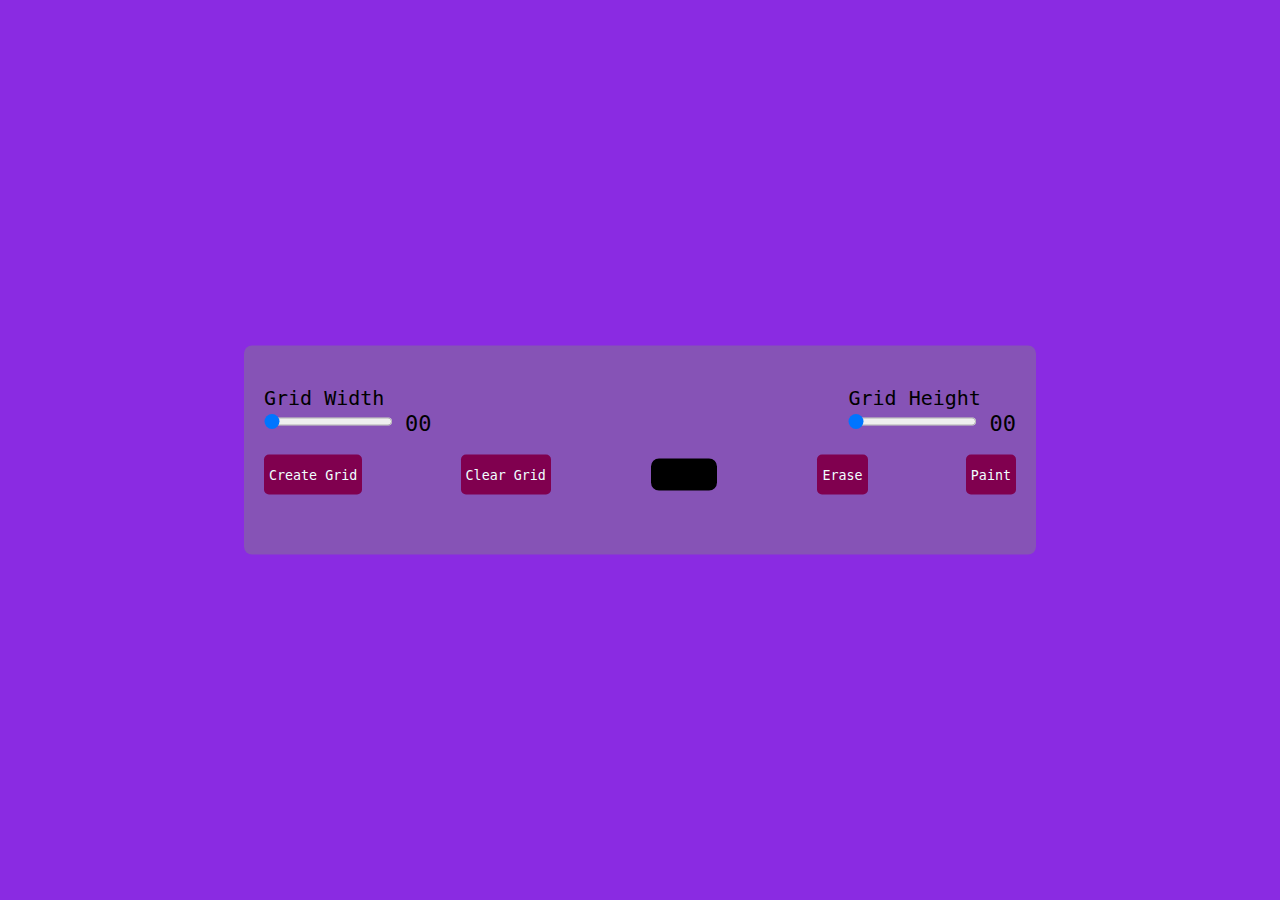
<file: #1 - Pixel_art_Geneartor/index.html>
<!DOCTYPE html>
<html lang="en">

<head>
    <meta charset="UTF-8">
    <meta http-equiv="X-UA-Compatible" content="IE=edge">
    <meta name="viewport" content="width=device-width, initial-scale=1.0">
    <link rel="stylesheet" href="style.css">
    <title>#1 - Pixel Art Generator | AsmrProg</title>
</head>

<body>

    <div class="wrapper">
        <div class="options">
            <div class="opt-wrapper">
                <div class="slider">
                    <label for="width-range">Grid Width</label>
                    <input type="range" id="width-range" min="1" max="35">
                    <span id="width-value">00</span>
                </div>
                <div class="slider">
                    <label for="height-range">Grid Height</label>
                    <input type="range" id="height-range" min="1" max="35">
                    <span id="height-value">00</span>
                </div>
            </div>

            <div class="opt-wrapper">
                <button id="submit-grid">Create Grid</button>
                <button id="clear-grid">Clear Grid</button>
                <input type="color" id="color-input">
                <button id="erase-btn">Erase</button>
                <button id="paint-btn">Paint</button>
            </div>

        </div>
        <div class="container"></div>
    </div>




    <script src="index.js"></script>
</body>

</html>
</file>
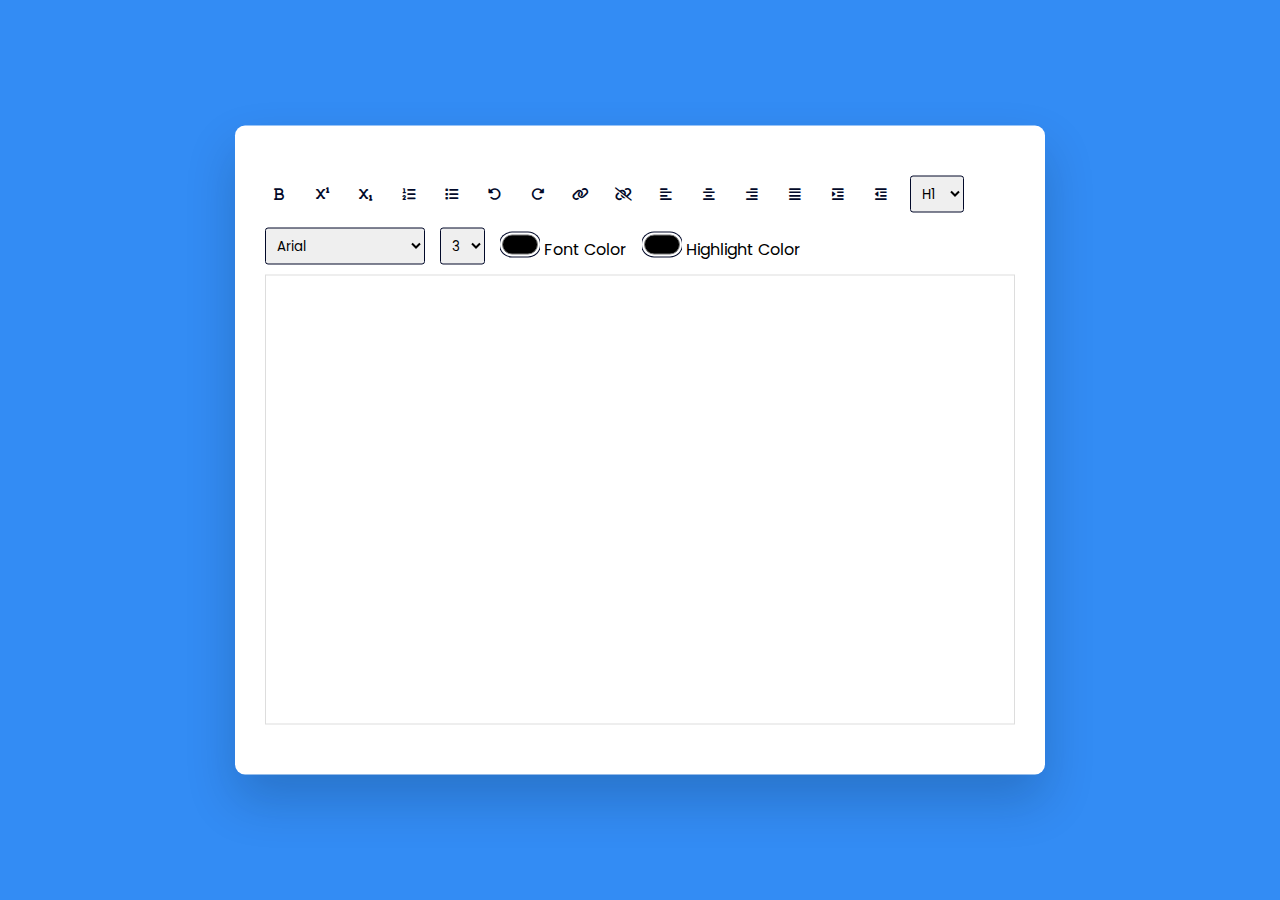
<file: #2 - Text editor/index.html>
<!DOCTYPE html>
<html lang="en">

<head>
    <meta charset="UTF-8">
    <meta http-equiv="X-UA-Compatible" content="IE=edge">
    <meta name="viewport" content="width=device-width, initial-scale=1.0">
    <link rel="stylesheet" href="https://cdnjs.cloudflare.com/ajax/libs/font-awesome/6.2.1/css/all.min.css">
    <link rel="stylesheet" href="style.css">
    <title>#2 - Online Text Editor | AsmrProg</title>
</head>

<body>

    <div class="container">
        <div class="options">
            <button id="bold" class="option-button format">
                <i class="fa-solid fa-bold"></i>
            </button>

            <button id="superscript" class="option-button script">
                <i class="fa-solid fa-superscript"></i>
            </button>

            <button id="subscript" class="option-button script">
                <i class="fa-solid fa-subscript"></i>
            </button>

            <button id="insertOrderedList" class="option-button">
                <div class="fa-solid fa-list-ol"></div>
            </button>

            <button id="insertUnorderedList" class="option-button">
                <i class="fa-solid fa-list"></i>
            </button>

            <button id="undo" class="option-button">
                <i class="fa-solid fa-rotate-left"></i>
            </button>

            <button id="redo" class="option-button">
                <i class="fa-solid fa-rotate-right"></i>
            </button>

            <button id="createLink" class="adv-option-button">
                <i class="fa fa-link"></i>
            </button>

            <button id="unlink" class="option-button">
                <i class="fa fa-unlink"></i>
            </button>

            <button id="justifyLeft" class="option-button align">
                <i class="fa-solid fa-align-left"></i>
            </button>

            <button id="justifyCenter" class="option-button align">
                <i class="fa-solid fa-align-center"></i>
            </button>

            <button id="justifyRight" class="option-button align">
                <i class="fa-solid fa-align-right"></i>
            </button>

            <button id="justifyFull" class="option-button align">
                <i class="fa-solid fa-align-justify"></i>
            </button>

            <button id="indent" class="option-button spacing">
                <i class="fa-solid fa-indent"></i>
            </button>

            <button id="outdent" class="option-button spacing">
                <i class="fa-solid fa-outdent"></i>
            </button>

            <select id="formatBlock" class="adv-option-button">
                <option value="H1">H1</option>
                <option value="H2">H2</option>
                <option value="H3">H3</option>
                <option value="H4">H4</option>
                <option value="H5">H5</option>
                <option value="H6">H6</option>
            </select>

            <select id="fontName" class="adv-option-button"></select>
            <select id="fontSize" class="adv-option-button"></select>

            <div class="input-wrapper">
                <input type="color" id="foreColor" class="adv-option-button">
                <label for="foreColor">Font Color</label>
            </div>

            <div class="input-wrapper">
                <input type="color" id="backColor" class="adv-option-button">
                <label for="backColor">Highlight Color</label>
            </div>

        </div>

        <div id="text-input" contenteditable="true"></div>
    </div>

    <script src="script.js"></script>
    
</body>
</html>
</file>
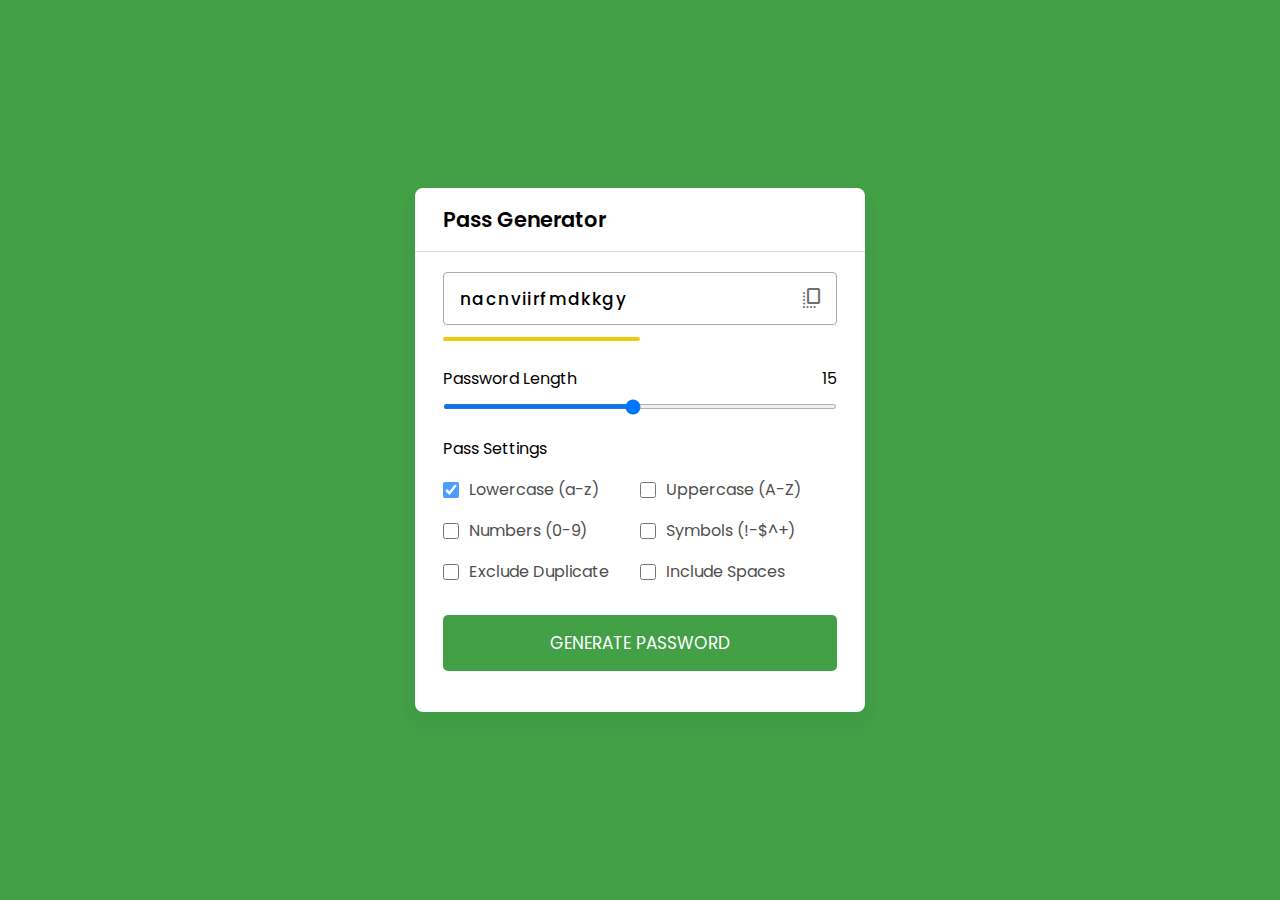
<file: #3 - Password Generator/index.html>
<!DOCTYPE html>
<html lang="en">

<head>
    <meta charset="UTF-8">
    <meta http-equiv="X-UA-Compatible" content="IE=edge">
    <meta name="viewport" content="width=device-width, initial-scale=1.0">
    <link href="https://fonts.googleapis.com/css2?family=Material+Symbols+Rounded" rel="stylesheet" />
    <link rel="stylesheet" href="style.css">
    <title>#3 - Pass Generator | AsmrProg</title>
</head>

<body>

    <div class="container">
        <h2>Pass Generator</h2>
        <div class="wrapper">
            <div class="input-box">
                <input type="text" disabled>
                <span class="material-symbols-rounded">copy_all</span>
            </div>
            <div class="pass-indicator"></div>
            <div class="pass-length">
                <div class="details">
                    <label class="title">Password Length</label>
                    <span></span>
                </div>
                <input type="range" min="1" max="30" value="15" step="1">
            </div>

            <div class="pass-settings">
                <label class="title">Pass Settings</label>
                <ul class="options">
                    <li class="option">
                        <input type="checkbox" id="lowercase" checked>
                        <label for="lowercase">Lowercase (a-z)</label>
                    </li>
                    <li class="option">
                        <input type="checkbox" id="uppercase">
                        <label for="uppercase">Uppercase (A-Z)</label>
                    </li>
                    <li class="option">
                        <input type="checkbox" id="numbers">
                        <label for="numbers">Numbers (0-9)</label>
                    </li>
                    <li class="option">
                        <input type="checkbox" id="symbols">
                        <label for="symbols">Symbols (!-$^+)</label>
                    </li>
                    <li class="option">
                        <input type="checkbox" id="exc-duplicate">
                        <label for="exc-duplicate">Exclude Duplicate</label>
                    </li>
                    <li class="option">
                        <input type="checkbox" id="spaces">
                        <label for="spaces">Include Spaces</label>
                    </li>
                </ul>
            </div>



            <button class="generate-btn">Generate Password</button>

        </div>
    </div>




    <script src="script.js"></script>
</body>

</html>
</file>
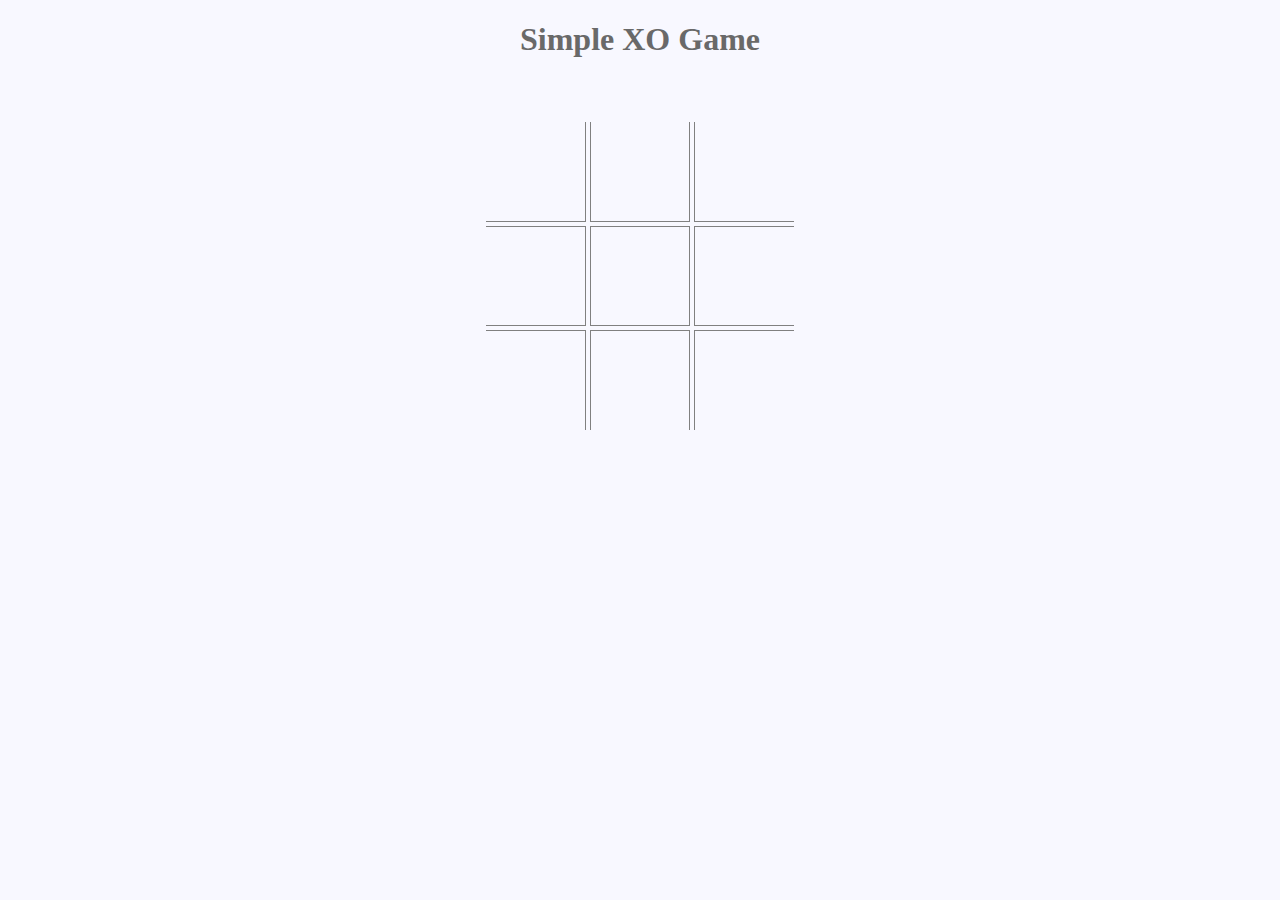
<file: #6 - Simple XO Game/index.html>
<!DOCTYPE html>
<html lang="en">

<head>
    <meta charset="UTF-8">
    <meta http-equiv="X-UA-Compatible" content="IE=edge">
    <meta name="viewport" content="width=device-width, initial-scale=1.0">
    <link rel="stylesheet" href="style.css">
    <title>Day #6 - XO Game | AsmrProg</title>
</head>

<body>
    <h1>Simple XO Game</h1>
    <div id="container">
        <div class="block">
            <div id="box1" class="box top left">
                <span data-player="none" onclick="play(this)">&nbsp;</span>
            </div>
            <div id="box2" class="box top">
                <span data-player="none" onclick="play(this)">&nbsp;</span>
            </div>
            <div id="box3" class="box top right">
                <span data-player="none" onclick="play(this)">&nbsp;</span>
            </div>
        </div>
        <div class="block">
            <div id="box4" class="box left">
                <span data-player="none" onclick="play(this)">&nbsp;</span>
            </div>
            <div id="box5" class="box">
                <span data-player="none" onclick="play(this)">&nbsp;</span>
            </div>
            <div id="box6" class="box right">
                <span data-player="none" onclick="play(this)">&nbsp;</span>
            </div>
        </div>
        <div class="block">
            <div id="box7" class="box bottom left">
                <span data-player="none" onclick="play(this)">&nbsp;</span>
            </div>
            <div id="box8" class="box bottom">
                <span data-player="none" onclick="play(this)">&nbsp;</span>
            </div>
            <div id="box9" class="box bottom right">
                <span data-player="none" onclick="play(this)">&nbsp;</span>
            </div>
        </div>
    </div>

    <script src="index.js"></script>
</body>

</html>
</file>
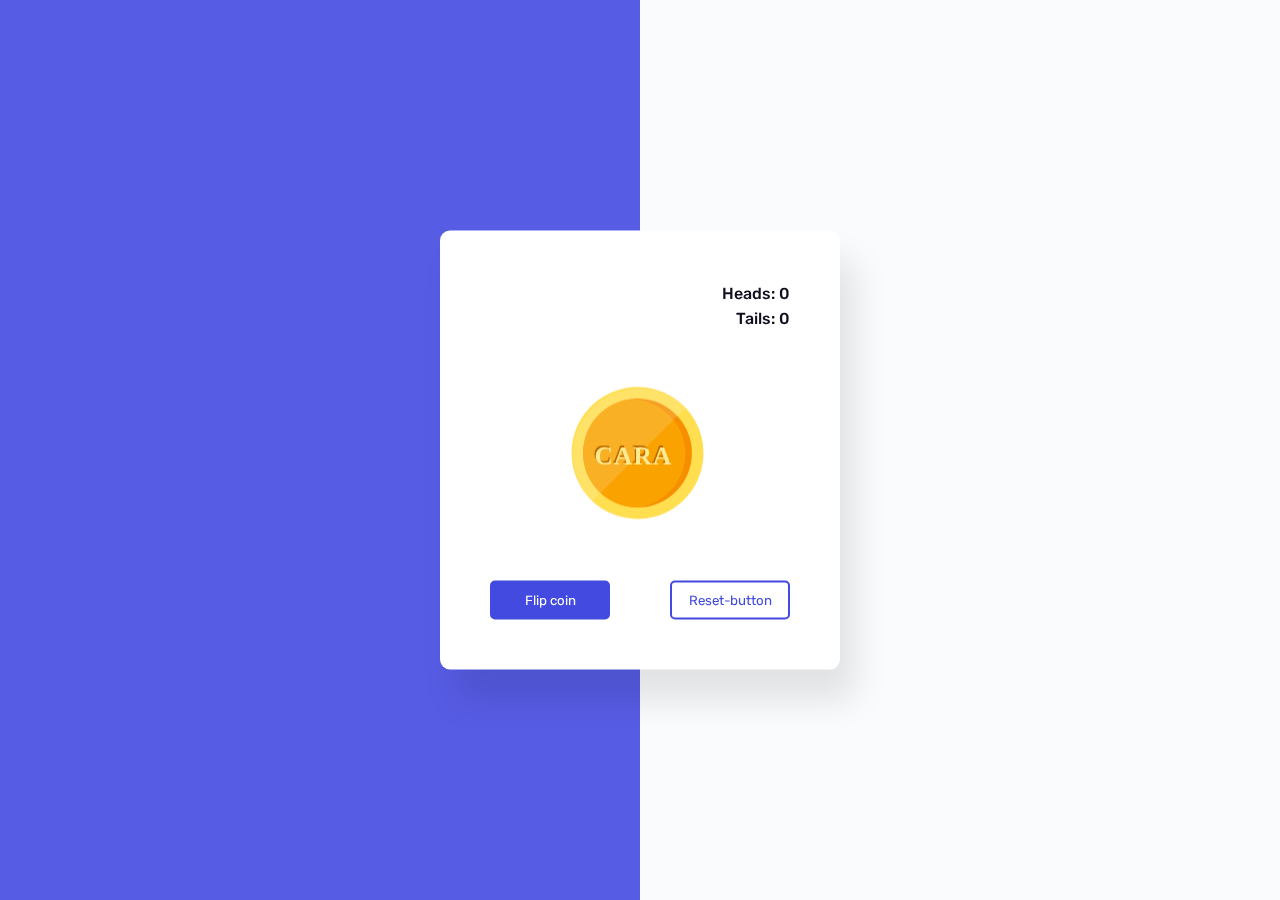
<file: #7 - Flip Coin Game/index.html>
<!DOCTYPE html>
<html lang="en">
<head>
    <meta charset="UTF-8">
    <meta name="viewport" content="width=device-width, initial-scale=1.0">
    <link rel="stylesheet" href="style.css">
    <title>Day #7 - Flip Coin Game | AsmrProg</title>
</head>
<body>
    
    <div class="container">
        <div class="stats">
            <p id="heads-count">Heads: 0</p>
            <p id="tails-count">Tails: 0</p>
        </div>
        <div class="coin" id="coin">
            <div class="heads">
                <img src="cara.svg" >
            </div>
            <div class="tails">
                <img src="cruz.svg" >
            </div>
        </div>
        <div class="buttons">
            <button id="flip-button">
                Flip coin
            </button>
            <button id="reset-button">
                Reset-button
            </button>
        </div>
    </div>

    <script src="index.js"></script>
</body>
</html>
</file>
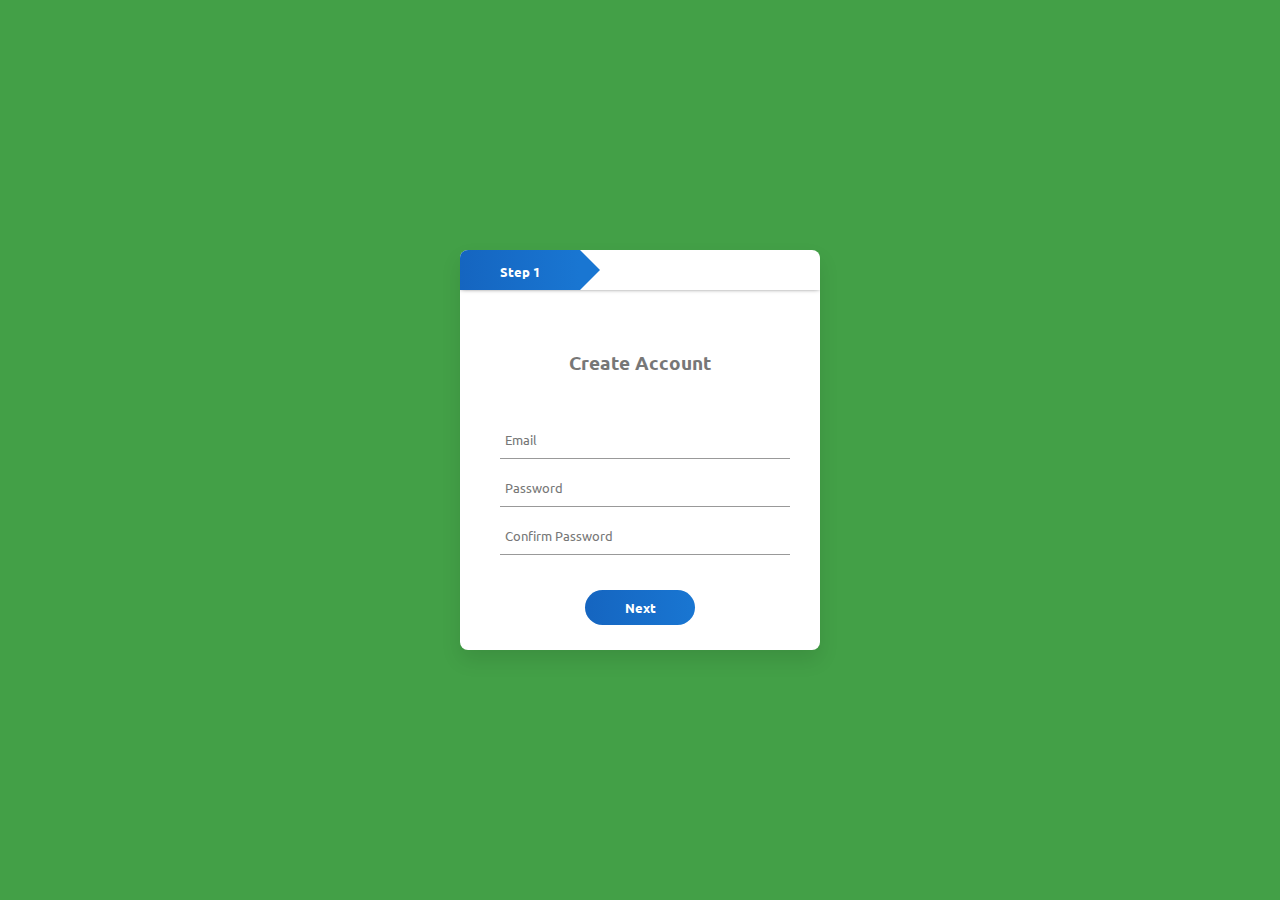
<file: #8 - Multi Step Form/index.html>
<!DOCTYPE html>
<html lang="en">

<head>
    <meta charset="UTF-8">
    <meta http-equiv="X-UA-Compatible" content="IE=edge">
    <meta name="viewport" content="width=device-width, initial-scale=1.0">
    <link rel="stylesheet" href="style.css">
    <title>Day #8 - Multi Step Form | AsmrProg</title>
</head>

<body>

    <div class="container">
        <form id="form1">
            <h3>Create Account</h3>
            <input type="text" placeholder="Email" required>
            <input type="password" placeholder="Password" required>
            <input type="password" placeholder="Confirm Password" required>

            <div class="btn-box">
                <button type="button" id="next1">Next</button>
            </div>

        </form>
        <form id="form2">
            <h3>Social Links</h3>
            <input type="text" placeholder="Instagram">
            <input type="text" placeholder="Github">
            <input type="text" placeholder="Twitter">


            <div class="btn-box">
                <button type="button" id="back1">Back</button>
                <button type="button" id="next2">Next</button>
            </div>

        </form>
        <form id="form3">
            <h3>Personal Info</h3>
            <input type="text" placeholder="First Name" required>
            <input type="text" placeholder="Last Name" required>
            <input type="text" placeholder="Phone Num" required>


            <div class="btn-box">
                <button type="button" id="back2">Back</button>
                <button type="button" id="submit">Submit</button>
            </div>

        </form>

        <div class="step-row">
            <div id="progress"></div>
            <div class="step-col"><small>Step 1</small></div>
            <div class="step-col"><small>Step 2</small></div>
            <div class="step-col"><small>Step 3</small></div>

        </div>

    </div>

    <script src="index.js"></script>
</body>

</html>
</file>
<file: #1 - Pixel_art_Geneartor/style.css>
*{
    padding: 0;
    margin: 0;
    box-sizing: border-box;
    font-family: monospace;
}

body{
    background-color: blueviolet;
}

.slider{
    color: #000;
    font-size: 20px;
}

.wrapper{
    background-color: #8653b6;
    width: 88vmin;
    position: absolute;
    transform: translate(-50%, -50%);
    top: 50%;
    left: 50%;
    padding: 40px 20px;
    border-radius: 8px;
}

label{
    display: block;
}

span{
    position: relative;
    font-size: 22px;
    bottom: -1px;
}

.opt-wrapper{
    display: flex;
    justify-content: space-between;
    margin-bottom: 20px;
    gap: 10px;
}

button{
    background-color: rgb(128, 0, 79);
    border: none;
    border-radius: 5px;
    padding: 5px;
    color: azure;
}

input[type="color"] {
    -webkit-appearance: none;
    -moz-appearance: none;
    appearance: none;
    background-color: transparent;
    width: 70px;
    height: 40px;
    border: none;
    cursor: pointer;
}

input[type="color"]::-webkit-color-swatch{
    border-radius: 8px;
    border: 4px solid #000;
}

input[type="color"]::-moz-color-swatch{
    border-radius: 8px;
    border: 4px solid #000;
}

.gridCol{
    height: 1em;
    width: 1em;
    border: 1px solid #ddd;
}

.gridRow{
    display: flex;
}

@media only screen and (max-wifth: 768px){
    .gridCol{
        height: 0.8em;
        width: 0.8em;
    }
}
</file>
<file: #2 - Text editor/style.css>
@import url('https://fonts.googleapis.com/css2?family=Poppins:wght@300;400;500;600;700&display=swap');

*{
    padding: 0;
    margin: 0;
    box-sizing: border-box;
}

body{
    background-color: #338cf4;
}

.container{
    background-color: #fff;
    width: 90vmin;
    padding: 50px 30px;
    position: absolute;
    transform: translate(-50%, -50%);
    left: 50%;
    top: 50%;
    border-radius: 10px;
    box-shadow: 0 25px 50px rgba(7, 20, 35, 0.2);
}

.options{
    display: flex;
    flex-wrap: wrap;
    align-items: center;
    gap: 15px;
}

button{
    width: 28px;
    height: 28px;
    display: grid;
    place-items: center;
    border-radius: 3px;
    border: none;
    background-color: #fff;
    outline: none;
    color: #020929;
    cursor: pointer;
}

select{
    padding: 7px;
    border: 1px solid #020929;
    border-radius: 3px;
    cursor: pointer;
}

.options label,
.options select{
    font-family: 'Poppins', sans-serif;
}

input[type="color"]{
    -webkit-appearance: none;
    -moz-appearance: none;
    appearance: none;
    background-color: transparent;
    width: 40px;
    height: 28px;
    border: none;
    cursor: pointer;
}

input[type="color"]::-webkit-color-swatch{
    border-radius: 15px;
    box-shadow: 0 0 0 2px #fff, 0 0 0 3px #020929;
}

input[type="color"]::-moz-color-swatch{
    border-radius: 15px;
    box-shadow: 0 0 0 2px #fff, 0 0 0 3px #020929;
}

#text-input{
    margin-top: 10px;
    border: 1px solid #ddd;
    padding: 20px;
    height: 50vh;
}

.active{
    background-color: #e0e9ff;
}
</file>
<file: #3 - Password Generator/style.css>
@import url('https://fonts.googleapis.com/css2?family=Poppins:wght@400;500;600&display=swap');

*{
    margin: 0;
    padding: 0;
    box-sizing: border-box;
    font-family: 'Poppins', sans-serif;
}

body{
    display: flex;
    align-items: center;
    justify-content: center;
    min-height: 100vh;
    background: #43A047;
}

.container{
    width: 450px;
    background: #fff;
    border-radius: 8px;
    box-shadow: 0 10px 20px rgba(0, 0, 0, 0.05);
}

.container h2{
    font-weight: 600;
    font-size: 1.31rem;
    padding: 1rem 1.75rem;
    border-bottom: 1px solid #d4dbe5;
}

.wrapper{
    margin: 1.25rem 1.75rem;
}

.wrapper .input-box{
    position: relative;
}

.input-box input{
    width: 100%;
    height: 53px;
    color: #000;
    background: none;
    font-size: 1.06rem;
    font-weight: 500;
    border-radius: 4px;
    letter-spacing: 1.4px;
    border: 1px solid #aaa;
    padding: 0 2.85rem 0 1rem;
}

.input-box span{
    position: absolute;
    right: 13px;
    cursor: pointer;
    line-height: 53px;
    color: #707070;
}

.input-box span:hover{
    color: #43A047 !important;
}

.wrapper .pass-indicator{
    width: 100%;
    height: 4px;
    position: relative;
    margin-top: 0.75rem;
    border-radius: 25px;
}

.pass-indicator::before{
    position: absolute;
    content: "";
    height: 100%;
    width: 50%;
    border-radius: inherit;
    transition: width 0.3s ease;
}

.pass-indicator#weak::before{
    width: 20%;
    background: #e64a4a;
}

.pass-indicator#medium::before{
    width: 50%;
    background: #f1c80b;
}

.pass-indicator#strong::before{
    width: 100%;
    background: #43A047;
}

.wrapper .pass-length{
    margin: 1.56rem 0 1.25rem;
}

.pass-length .details{
    display: flex;
    justify-content: space-between;
}

.pass-length input{
    width: 100%;
    height: 5px;
}

.pass-settings .options{
    display: flex;
    list-style: none;
    flex-wrap: wrap;
    margin-top: 1rem;
}

.pass-settings .options .option{
    display: flex;
    align-items: center;
    margin-bottom: 1rem;
    width: calc(100% / 2);
}

.options .option:first-child{
    pointer-events: none;
}

.options .option:first-child input{
    opacity: 0.7;
}

.options .option input{
    height: 16px;
    width: 16px;
    cursor: pointer;
}

.options .option label{
    cursor: pointer;
    color: #4f4f4f;
    padding-left: 0.63rem;
}

.wrapper .generate-btn{
    width: 100%;
    color: #fff;
    border: none;
    outline: none;
    cursor: pointer;
    background: #43A047;
    font-size: 1.06rem;
    padding: 0.94rem 0;
    border-radius: 5px;
    text-transform: uppercase;
    margin: 0.94rem 0 1.3rem;
}
</file>
<file: #6 - Simple XO Game/style.css>
body{
    background: ghostwhite;
    color: dimgray;
    font-family: serif;
    text-align: center;
}

h1{
    font-size: 2rem;
}

#container{
    margin: 5% auto;
    border-radius: 5px;
    text-align: center;
}

.box{
    display: inline-block;
    border: 1px solid gray;
    width: 100px;
    height: 100px;
    text-align: center;
    box-sizing: border-box;
    padding: 0;
}

span{
    position: absolute;
    font-size: 75px;
    font-family: sans-serif;
    text-align: center;
    height: 75px;
    width: 75px;
    padding: 0;
    margin: 5px;
    margin-left: -35px;
}

.top{
    border-top: none;
}

.bottom{
    border-bottom: none;
}

.left{
    border-left: none;
}

.right{
    border-right: none;
}

.alert{
    height: 75px;
    width: 125px;
    display: inline-block;
    background: ghostwhite;
    position: relative;
    z-index: 10;
    margin-top: -50%;
    border-radius: 20px;
    box-shadow: 0 0 75px 2px dimgray;
    animation: larger 0.5s;
    animation-fill-mode: forwards;
    box-sizing: content-box;
    padding: 30px;
    bottom: 50px;
    top: 0;
}

button{
    background: dimgray;
    border-radius: 2px;
    color: ghostwhite;
    border: none;
    outline: none;
}

button:focus{
    background: silver;
}

.activeBox{
    background: silver;
}

@keyframes larger{
    from{
        height: 75px;
        width: 125px;
    }

    to{
        height: 100px;
        width: 250px;
    }

}
</file>
<file: #7 - Flip Coin Game/style.css>
@import url('https://fonts.googleapis.com/css2?family=Rubik:wght@300;400;500;600;700&display=swap');

*{
    margin: 0;
    padding: 0;
    box-sizing: border-box;
    font-family: 'Rubik', sans-serif;
}

body{
    height: 100%;
    background: linear-gradient(to right, #575ce5 50%, #f9fbfc 50%) fixed;
}

.container{
    background: #fff;
    width: 400px;
    padding: 50px;
    position: absolute;
    transform: translate(-50%, -50%);
    top: 50%;
    left: 50%;
    box-shadow: 15px 30px 35px rgba(0, 0, 0, 0.1);
    border-radius: 10px;
    -webkit-perspective: 300px;
    perspective: 300px;
}

.stats{
    text-align: right;
    color: #101020;
    font-weight: 500;
    line-height: 25px;
}

.coin{
    height: 150px;
    width: 150px;
    position: relative;
    margin: 50px auto;
    -webkit-transform-style: preserve-3d;
    transform-style: preserve-3d;
}

.tails{
    transform: rotateX(180deg);
}

.buttons{
    display: flex;
    justify-content: space-between;
}

.coin img{
    width: 145px;
}

.heads, .tails{
    position: absolute;
    width: 100%;
    height: 100%;
    backface-visibility: hidden;
    -webkit-backface-visibility: hidden;
}

button{
    width: 120px;
    padding: 10px 0;
    border: 2.5px solid #424ae0;
    border-radius: 5px;
    cursor: pointer;
}

#flip-button{
    background: #424ae0;
    color: #fff;
}

#flip-button:disabled{
    background-color: #e1e0ee;
    color: #101020;
    border-color: #e1e0ee;
}

#reset-button{
    background: #fff;
    color: #424ae0;
}

@keyframes spin-tails{
    0%{
        transform: rotateX(0);
    }
    100%{
        transform: rotateX(1980deg);
    }
}

@keyframes spin-heads{
    0%{
        transform: rotateX(0);
    }
    100%{
        transform: rotateX(2160deg);
    }
}
</file>
<file: #8 - Multi Step Form/style.css>
@import url('https://fonts.googleapis.com/css2?family=Ubuntu:wght@300;400;500;700&display=swap');

*{
    margin: 0;
    padding: 0;
    font-family: 'Ubuntu';
}

body{
    background: #43a047;
    display: flex;
    align-items: center;
    justify-content: center;
    min-height: 100vh;
}

.container{
    width: 360px;
    height: 400px;
    margin: 8% auto;
    background: #fff;
    border-radius: 8px;
    position: relative;
    overflow: hidden;
    box-shadow: 0 10px 20px rgba(0, 0, 0, 0.1); 
}

h3{
    text-align: center;
    margin-bottom: 40px;
    color: #777;
}

.container form{
    width: 280px;
    position: absolute;
    top: 100px;
    left: 40px;
    transition: 0.5s;
}

form input{
    width: 100%;
    padding: 10px 5px;
    margin: 5px 0;
    border: 0;
    border-bottom: 1px solid #999;
    outline: none;
    background: transparent;
}

::placeholder{
    color: #777;
}

.btn-box{
    width: 100%;
    margin: 30px auto;
    text-align: center;
}

form button{
    width: 110px;
    height: 35px;
    margin: 0 10px;
    background: linear-gradient(to right, #1565c0, #1976d2);
    border-radius: 30px;
    border: 0;
    outline: none;
    color: #fff;
    cursor: pointer;
    font-weight: 700;
    font-size: 0.8em;
}

#form2{
    left: 450px;
}

#form3{
    left: 450px;
}

.step-row{
    width: 360px;
    height: 40px;
    margin: 0 auto;
    display: flex;
    align-items: center;
    box-shadow: 0 -1px 5px -1px #000;
    position: relative;
}

.step-col{
    width: 120px;
    text-align: center;
    color: #333;
    position: relative;
}

#progress{
    position: absolute;
    height: 100%;
    width: 120px;
    background: linear-gradient(to right, #1565c0, #1976d2);
}

small{
    color: #fff;
    font-weight: 700;
    font-size: 0.8em;
}

#progress::after{
    content: '';
    height: 0;
    width: 0;
    border-top: 20px solid transparent;
    border-bottom: 20px solid transparent;
    position: absolute;
    right: -20px;
    top: 0;
    border-left: 20px solid #1976d2;
}
</file>
